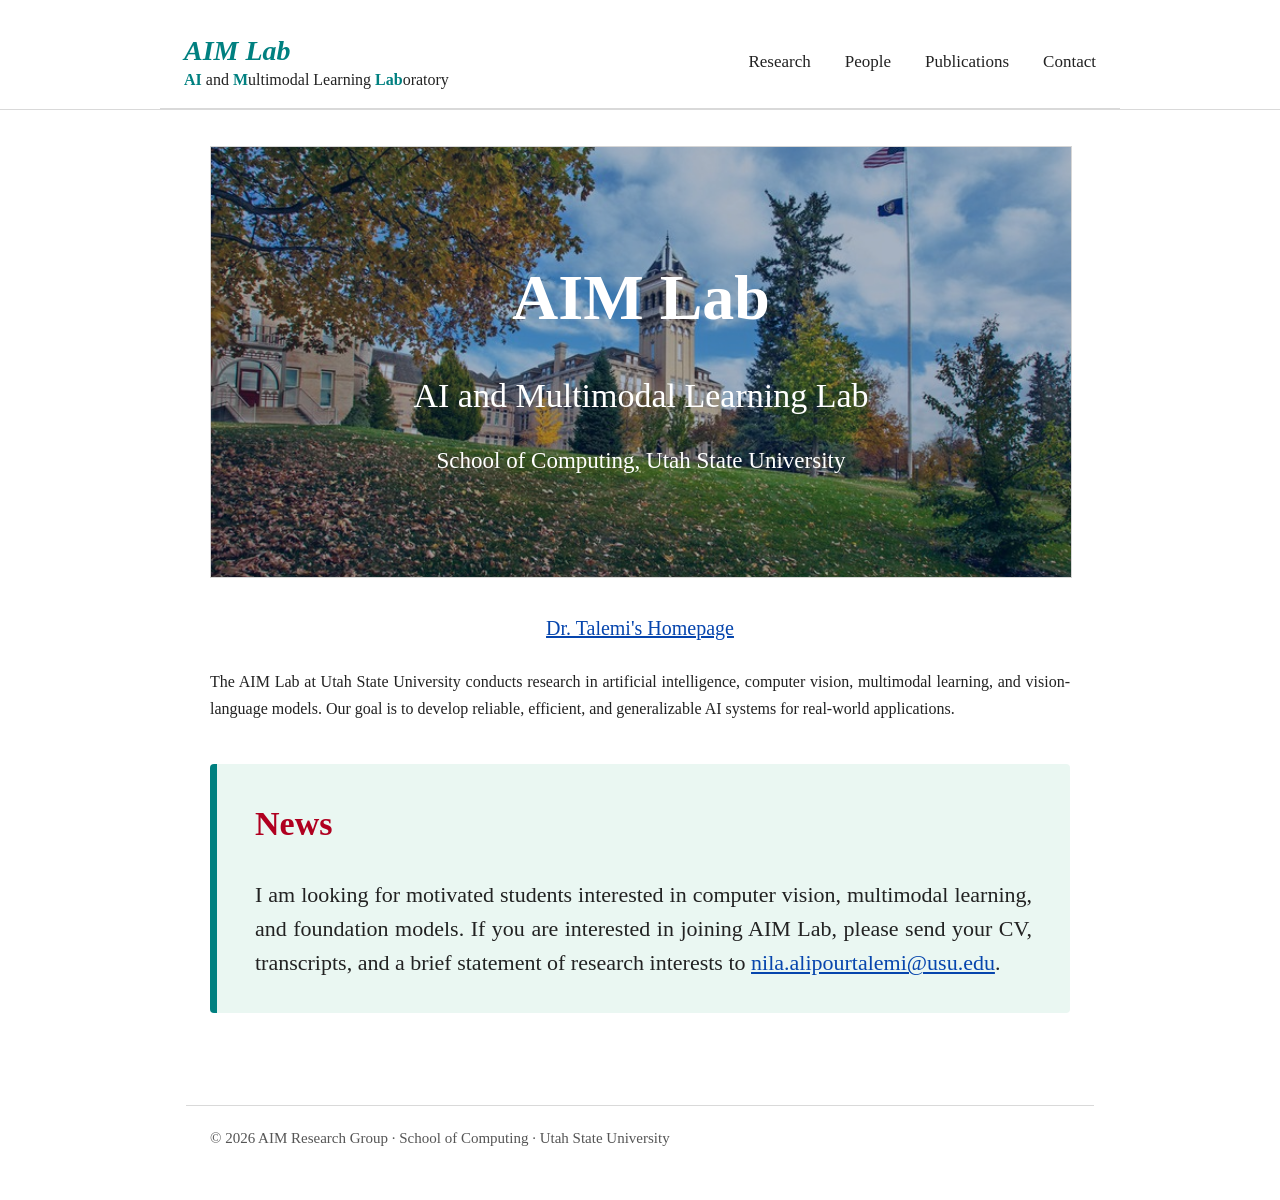
<file: index.html>
﻿<!DOCTYPE html>
<html lang="en">
<head>
  <meta charset="UTF-8">
  <meta name="viewport" content="width=device-width, initial-scale=1.0">
  <title>AIM Lab | Utah State University</title>
  <link rel="stylesheet" href="assets/css/style.css">
</head>
<body>

<div class="site-header-wrapper"><header class="site-header">
  <div class="header-title">
    <a href="index.html" class="lab-name">AIM Lab</a>
    <div class="lab-subtitle">
  <span class="green-text">AI</span> and <span class="green-text">M</span>ultimodal Learning <span class="green-text">Lab</span>oratory
</div>
  </div>

  <nav class="navbar">
    <a href="research.html">Research</a>
    <a href="people.html">People</a>
    <a href="publications.html">Publications</a>
    <a href="contact.html">Contact</a>
  </nav>
</header></div>

<main class="container">

<section class="hero-with-image">
  <img src="assets/images/lab-banner.jpg" alt="AIM Lab banner" class="hero-photo">

  <div class="hero-overlay"></div>

  <div class="hero-text">
    <h1>AIM Lab</h1>
    <h2>AI and Multimodal Learning Lab</h2>
    <p class="affiliation">School of Computing, Utah State University</p>
  </div>
</section>

<section>
  <p class="homepage-link">
    <a href="https://nilouap.github.io/" target="_blank">Dr. Talemi's Homepage</a>
  </p>

<p class="lab-description">
  The AIM Lab at Utah State University conducts research in artificial intelligence,
  computer vision, multimodal learning, and vision-language models. Our goal is to develop reliable, efficient, and generalizable AI systems for real-world applications.
</p>
</section>

  <section class="news-box">
  <h2>News</h2>


  <div class="news-entry">
    <p>
      I am looking for motivated students interested in computer vision, multimodal learning,
      and foundation models. If you are interested in joining AIM Lab, please send your CV, transcripts, and a brief statement
  of research interests to
  <a href="mailto:nila.alipourtalemi@usu.edu">nila.alipourtalemi@usu.edu</a>.
    </p>
  </div>
</section>

</main>

<footer>
  © 2026 AIM Research Group · School of Computing · Utah State University
</footer>

</body>
</html>
</file>
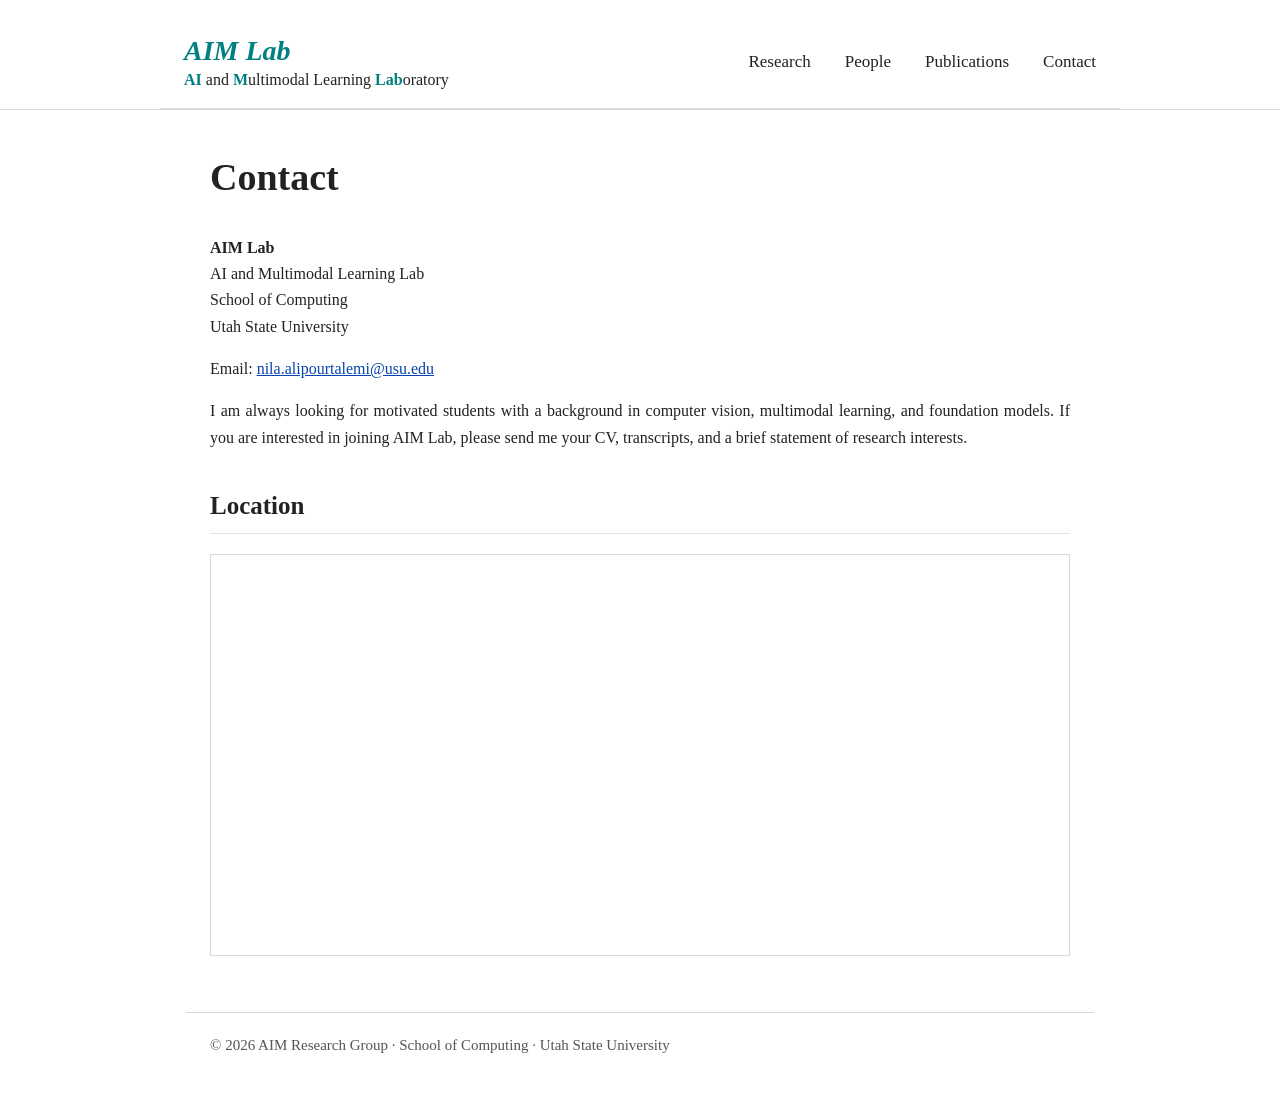
<file: contact.html>
﻿<!DOCTYPE html>
<html lang="en">
<head>
  <meta charset="UTF-8">
  <meta name="viewport" content="width=device-width, initial-scale=1.0">
  <title>Contact | AIM Lab</title>
  <link rel="stylesheet" href="assets/css/style.css">
</head>
<body>

<div class="site-header-wrapper"><header class="site-header">
  <div class="header-title">
    <a href="index.html" class="lab-name">AIM Lab</a>
    <div class="lab-subtitle">
  <span class="green-text">AI</span> and <span class="green-text">M</span>ultimodal Learning <span class="green-text">Lab</span>oratory
</div>
  </div>

  <nav class="navbar">
    <a href="research.html">Research</a>
    <a href="people.html">People</a>
    <a href="publications.html">Publications</a>
    <a href="contact.html">Contact</a>
  </nav>
</header></div>

<main class="container">
  <h1>Contact</h1>

  <p>
    <strong>AIM Lab</strong><br>
    AI and Multimodal Learning Lab<br>
    School of Computing<br>
    Utah State University
  </p>

  <p>
    Email:
    <a href="mailto:nila.alipourtalemi@usu.edu">nila.alipourtalemi@usu.edu</a>
  </p>

<p class="recruiting-text">
  I am always looking for motivated students with a background in computer vision,
  multimodal learning, and foundation models. If you are interested in joining AIM Lab,
  please send me your CV, transcripts, and a brief statement of research interests.
</p>

  <h2>Location</h2>

  <div class="map-container">
    <iframe
      src="https://www.google.com/maps?q=School%20of%20Computing%20Utah%20State%20University&output=embed"
      width="100%"
      height="400"
      style="border:0;"
      allowfullscreen=""
      loading="lazy"
      referrerpolicy="no-referrer-when-downgrade">
    </iframe>
  </div>
</main>

<footer>
  © 2026 AIM Research Group · School of Computing · Utah State University
</footer>

</body>
</html>
</file>
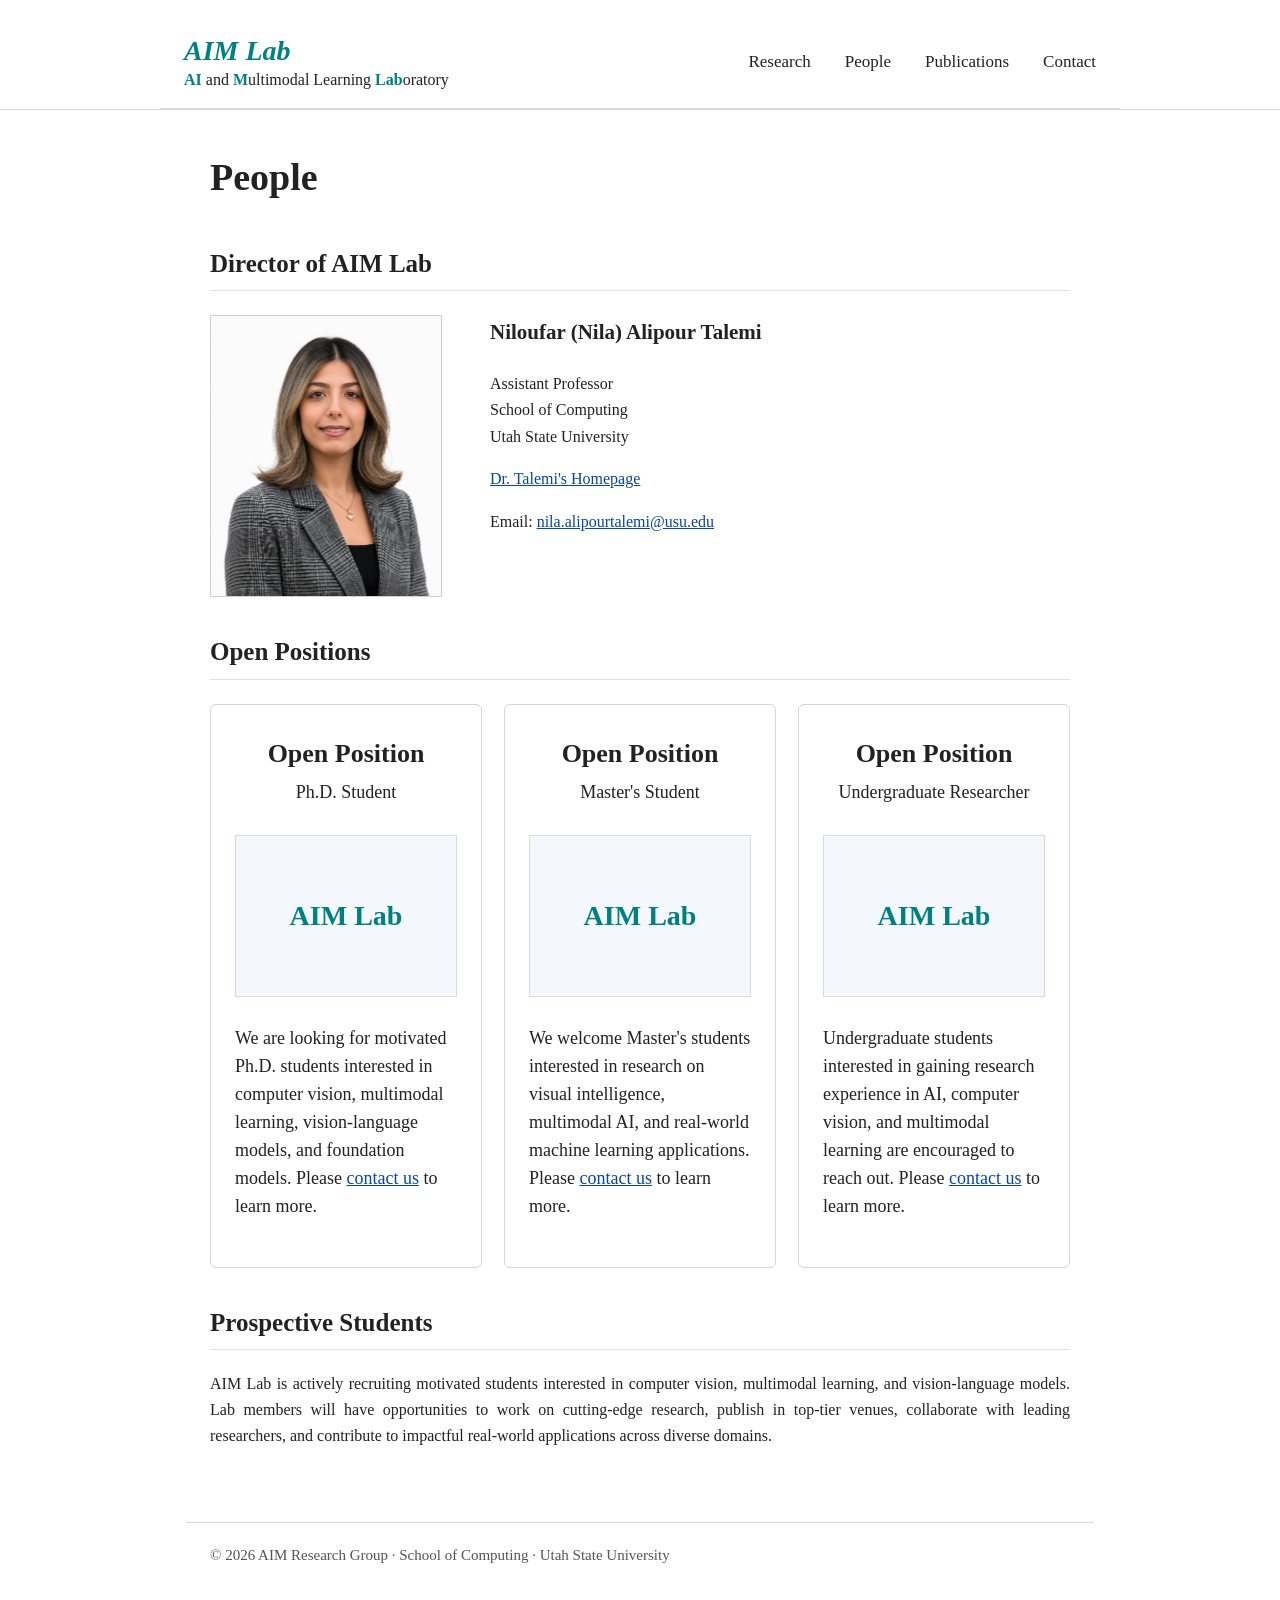
<file: people.html>
﻿<!DOCTYPE html>
<html lang="en">
<head>
  <meta charset="UTF-8">
  <meta name="viewport" content="width=device-width, initial-scale=1.0">
  <title>People | AIM Lab</title>
  <link rel="stylesheet" href="assets/css/style.css">
</head>
<body>

<div class="site-header-wrapper"><header class="site-header">
  <div class="header-title">
    <a href="index.html" class="lab-name">AIM Lab</a>
    <div class="lab-subtitle">
  <span class="green-text">AI</span> and <span class="green-text">M</span>ultimodal Learning <span class="green-text">Lab</span>oratory
</div>
  </div>

  <nav class="navbar">
    <a href="research.html">Research</a>
    <a href="people.html">People</a>
    <a href="publications.html">Publications</a>
    <a href="contact.html">Contact</a>
  </nav>
</header></div>

<main class="container">
  <h1>People</h1>

  <h2>Director of AIM Lab</h2>

 <div class="person">
  <img src="assets/images/pi.png" alt="Niloufar Alipour Talemi" class="person-photo">

  <div>
    <h3>Niloufar (Nila) Alipour Talemi</h3>
    <p>
      Assistant Professor<br>
      School of Computing<br>
      Utah State University
    </p>

    <p>
      <a href="https://nilouap.github.io/" target="_blank">Dr. Talemi's Homepage</a>
    </p>

    <p>
      Email: <a href="mailto:nila.alipourtalemi@usu.edu">nila.alipourtalemi@usu.edu</a>
    </p>
  </div>
</div>

 <h2>Open Positions</h2>

<div class="positions-grid">

  <div class="position-card">
    <h3>Open Position</h3>
    <p class="position-title">Ph.D. Student</p>

    <div class="position-image">
      <span>AIM Lab</span>
    </div>

    <p>
      We are looking for motivated Ph.D. students interested in computer vision,
      multimodal learning, vision-language models, and foundation models.
      Please <a href="contact.html">contact us</a> to learn more.
    </p>
  </div>

  <div class="position-card">
    <h3>Open Position</h3>
    <p class="position-title">Master's Student</p>

    <div class="position-image">
      <span>AIM Lab</span>
    </div>

    <p>
      We welcome Master's students interested in research on visual intelligence,
      multimodal AI, and real-world machine learning applications.
      Please <a href="contact.html">contact us</a> to learn more.
    </p>
  </div>

  <div class="position-card">
    <h3>Open Position</h3>
    <p class="position-title">Undergraduate Researcher</p>

    <div class="position-image">
      <span>AIM Lab</span>
    </div>

    <p>
      Undergraduate students interested in gaining research experience in AI,
      computer vision, and multimodal learning are encouraged to reach out.
      Please <a href="contact.html">contact us</a> to learn more.
    </p>
  </div>

</div>

  <h2>Prospective Students</h2>
  <p style="text-align: justify;">
   AIM Lab is actively recruiting motivated students interested in computer vision, multimodal learning, and vision-language models. Lab members will have opportunities to work on cutting-edge research, publish in top-tier venues, collaborate with leading researchers, and contribute to impactful real-world applications across diverse domains.
  </p>
</main>

<footer>
  © 2026 AIM Research Group · School of Computing · Utah State University
</footer>

</body>
</html>
</file>
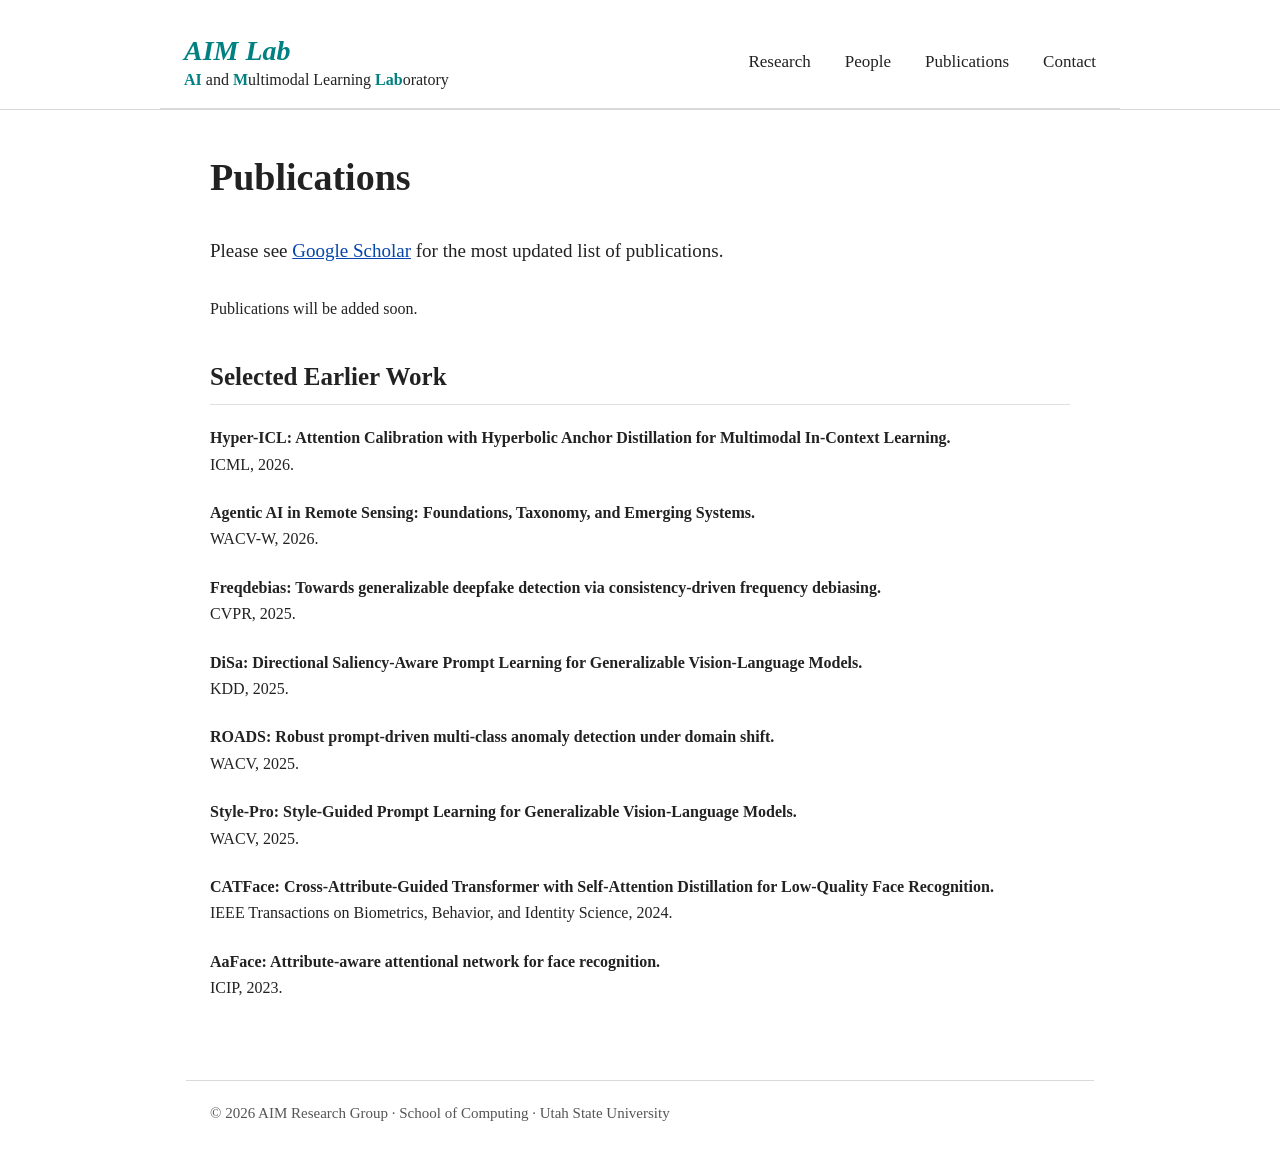
<file: publications.html>
﻿<!DOCTYPE html>
<html lang="en">
<head>
  <meta charset="UTF-8">
  <meta name="viewport" content="width=device-width, initial-scale=1.0">
  <title>Publications | AIM Lab</title>
  <link rel="stylesheet" href="assets/css/style.css">
</head>
<body>

<div class="site-header-wrapper"><header class="site-header">
  <div class="header-title">
    <a href="index.html" class="lab-name">AIM Lab</a>
    <div class="lab-subtitle">
  <span class="green-text">AI</span> and <span class="green-text">M</span>ultimodal Learning <span class="green-text">Lab</span>oratory
</div>
  </div>

  <nav class="navbar">
    <a href="research.html">Research</a>
    <a href="people.html">People</a>
    <a href="publications.html">Publications</a>
    <a href="contact.html">Contact</a>
  </nav>
</header></div>

<main class="container">
  <h1>Publications</h1>

  <p class="scholar-note">
    Please see <a href="https://scholar.google.com/citations?user=XpXf0A8AAAAJ&hl=en" target="_blank">Google Scholar</a>
    for the most updated list of publications.
  </p>

  <p>Publications will be added soon.</p>

  <h2>Selected Earlier Work</h2>

    <div class="publication">
    <strong>Hyper-ICL: Attention Calibration with Hyperbolic Anchor Distillation for Multimodal In-Context Learning.</strong><br>
    ICML, 2026.
  </div>

  <div class="publication">
    <strong>Agentic AI in Remote Sensing: Foundations, Taxonomy, and Emerging Systems.</strong><br>
    WACV-W, 2026.
  </div>

  <div class="publication">
    <strong>Freqdebias: Towards generalizable deepfake detection via consistency-driven frequency debiasing.</strong><br>
    CVPR, 2025.
  </div>

    <div class="publication">
    <strong>DiSa: Directional Saliency-Aware Prompt Learning for Generalizable Vision-Language Models.</strong><br>
    KDD, 2025.
  </div>

  <div class="publication">
    <strong>ROADS: Robust prompt-driven multi-class anomaly detection under domain shift.</strong><br>
    WACV, 2025.
  </div>

  <div class="publication">
    <strong>Style-Pro: Style-Guided Prompt Learning for Generalizable Vision-Language Models.</strong><br>
    WACV, 2025.
  </div>

  <div class="publication">
    <strong>CATFace: Cross-Attribute-Guided Transformer with Self-Attention Distillation for Low-Quality
Face Recognition.</strong><br>
    IEEE Transactions on Biometrics, Behavior, and Identity Science, 2024.
  </div>


   <div class="publication">
    <strong>AaFace: Attribute-aware attentional network for face recognition.</strong><br>
    ICIP, 2023.
  </div>



</main>

<footer>
  © 2026 AIM Research Group · School of Computing · Utah State University
</footer>

</body>
</html>
</file>
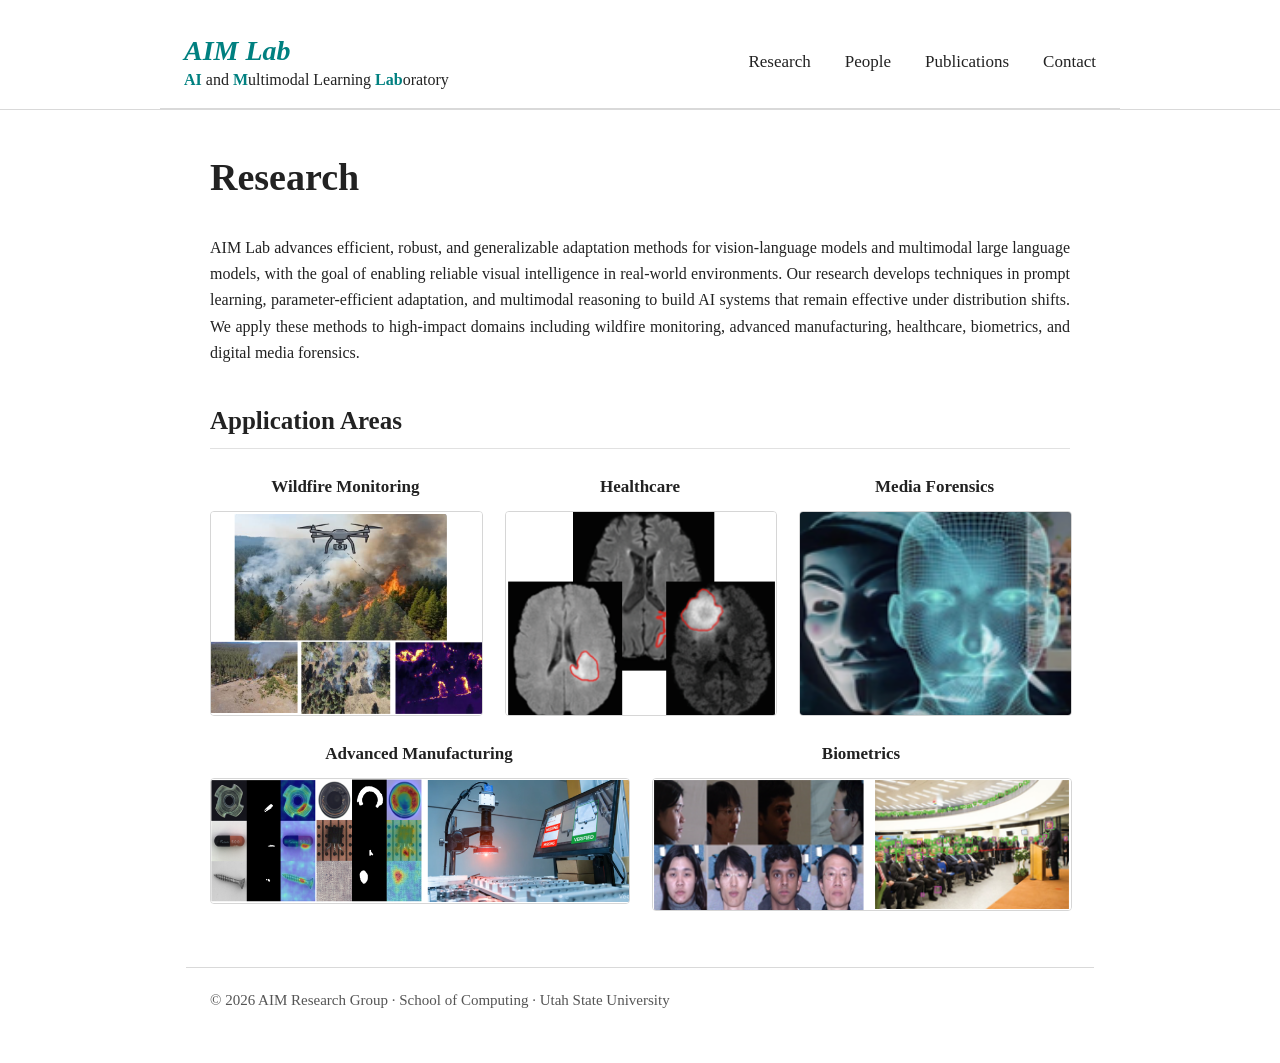
<file: research.html>
﻿<!DOCTYPE html>
<html lang="en">
<head>
  <meta charset="UTF-8">
  <meta name="viewport" content="width=device-width, initial-scale=1.0">
  <title>Research | AIM Lab</title>
  <link rel="stylesheet" href="assets/css/style.css">
</head>
<body>

<div class="site-header-wrapper"><header class="site-header">
  <div class="header-title">
    <a href="index.html" class="lab-name">AIM Lab</a>
    <div class="lab-subtitle">
  <span class="green-text">AI</span> and <span class="green-text">M</span>ultimodal Learning <span class="green-text">Lab</span>oratory
</div>
  </div>

  <nav class="navbar">
    <a href="research.html">Research</a>
    <a href="people.html">People</a>
    <a href="publications.html">Publications</a>
    <a href="contact.html">Contact</a>
  </nav>
</header></div>

<main class="container">
  <h1>Research</h1>

  <p style="text-align: justify;">
AIM Lab advances efficient, robust, and generalizable adaptation methods for vision-language models and multimodal large language models, with the goal of enabling reliable visual intelligence in real-world environments. Our research develops techniques in prompt learning, parameter-efficient adaptation, and multimodal reasoning to build AI systems that remain effective under distribution shifts. We apply these methods to high-impact domains including wildfire monitoring, advanced manufacturing, healthcare, biometrics, and digital media forensics.
  </p>

  <h2>Application Areas</h2>

  <div class="app-grid">
    <div class="app-card">
      <p class="app-label">Wildfire Monitoring</p>
      <img src="assets/images/WildFire.png" alt="Wildfire Monitoring">
    </div>
    <div class="app-card">
      <p class="app-label">Healthcare</p>
      <img src="assets/images/Medical.png" alt="Medical Imaging">
    </div>
    <div class="app-card">
      <p class="app-label">Media Forensics</p>
      <img src="assets/images/Media Forensic.png" alt="Media Forensics">
    </div>
    <div class="app-card">
      <p class="app-label">Advanced Manufacturing</p>
      <img src="assets/images/Advanced Manufacturing.png" alt="Advanced Manufacturing">
    </div>
    <div class="app-card">
      <p class="app-label">Biometrics</p>
      <img src="assets/images/Biometrics.png" alt="Biometrics">
    </div>
  </div>
</main>

<footer>
  © 2026 AIM Research Group · School of Computing · Utah State University
</footer>

</body>
</html>
</file>
<file: assets/css/style.css>
body {
  margin: 0;
  font-family: Georgia, "Times New Roman", serif;
  color: #222;
  background: #ffffff;
  line-height: 1.65;
  overflow-y: scroll;
}

/* Header */

.site-header-wrapper {
  position: sticky;
  top: 0;
  background: #ffffff;
  z-index: 100;
  border-bottom: 1px solid #d9d9d9;
}

.site-header {
  max-width: 960px;
  margin: 0 auto;
  padding: 34px 24px 18px 24px;
  display: flex;
  align-items: center;
  justify-content: space-between;
  border-bottom: none;
}

.header-title {
  margin: 0;
}

.lab-name {
  display: block;
  font-size: 28px;
  line-height: 1.2;
  color: #008080;
  text-decoration: none;
  font-weight: bold;
  font-style: italic;
}

.lab-subtitle {
  display: block;
  font-size: 16px;
  line-height: 1.3;
  color: #222;
  margin-top: 2px;
}

.navbar {
  display: flex;
  align-items: center;
  justify-content: flex-end;
  gap: 34px;
  text-align: right;
}

.navbar a {
  display: inline-block;
  font-size: 17px;
  line-height: 1.3;
  color: #222;
  text-decoration: none;
  margin: 0;
}

.navbar a:hover {
  text-decoration: underline;
}

/* General layout */

.container {
  max-width: 860px;
  margin: 0 auto;
  padding: 36px 24px;
}

h1 {
  font-size: 38px;
  margin-top: 0;
}

h2 {
  font-size: 25px;
  margin-top: 34px;
  border-bottom: 1px solid #e1e1e1;
  padding-bottom: 6px;
}

h3 {
  font-size: 21px;
  margin-top: 0;
}

a {
  color: #0645ad;
}

/* Homepage hero image */

.hero-with-image {
  position: relative;
  width: 100%;
  height: 430px;
  padding: 0;
  overflow: hidden;
  border: 1px solid #d6d6d6;
  background: none;
  margin-bottom: 34px;
}

.hero-with-image .hero-photo {
  position: absolute;
  inset: 0;
  width: 100%;
  height: 100%;
  object-fit: cover;
  display: block;
  margin: 0;
  border: none;
}

.hero-overlay {
  position: absolute;
  inset: 0;
  background: rgba(0, 35, 80, 0.35);
  z-index: 1;
}

.hero-with-image .hero-text {
  position: absolute;
  inset: 0;
  z-index: 2;
  display: flex;
  flex-direction: column;
  align-items: center;
  justify-content: center;
  text-align: center;
  color: white;
  padding: 40px;
}

.hero-with-image .hero-text h1 {
  font-size: 64px;
  color: white;
  margin: 0 0 18px 0;
}

.hero-with-image .hero-text h2 {
  font-size: 34px;
  color: white;
  font-weight: normal;
  margin: 0 0 18px 0;
  border-bottom: none;
  padding-bottom: 0;
}

.hero-with-image .affiliation {
  font-size: 23px;
  color: white;
  margin: 0;
}

/* Homepage text */

.homepage-link {
  text-align: center;
  font-size: 20px;
  margin-top: 24px;
  margin-bottom: 24px;
}

.lab-description {
  text-align: justify;
  text-justify: inter-word;
}

/* News box */

.news-box {
  background-color: #eaf7f2;
  border-left: 7px solid #008080;
  border-radius: 4px;
  padding: 32px 38px;
  margin-top: 42px;
  margin-bottom: 36px;
}

.news-box h2 {
  font-size: 34px;
  font-weight: bold;
  color: #b00020;
  margin-top: 0;
  margin-bottom: 26px;
  border-bottom: none;
  padding-bottom: 0;
}

.news-entry {
  margin-bottom: 22px;
}

.news-entry:last-child {
  margin-bottom: 0;
}

.news-entry h3 {
  font-size: 26px;
  font-weight: bold;
  margin: 0 0 8px 0;
}

.news-entry p {
  font-size: 22px;
  margin: 0;
  line-height: 1.55;
  text-align: justify;
  text-justify: inter-word;
}

/* People page */

.person {
  display: grid;
  grid-template-columns: 230px 1fr;
  column-gap: 50px;
  align-items: start;
  margin-top: 24px;
}

.person-photo {
  width: 230px;
  height: 280px;
  object-fit: cover;
  object-position: top center;
  border: 1px solid #cfcfcf;
  display: block;
}

.person h3 {
  margin-top: 0;
}

.photo-placeholder {
  width: 230px;
  height: 280px;
  border: 1px solid #cfcfcf;
  background: #f3f3f3;
  display: flex;
  align-items: center;
  justify-content: center;
  color: #777;
}

/* Open positions */

.positions-grid {
  display: grid;
  grid-template-columns: repeat(3, 1fr);
  gap: 22px;
  margin-top: 24px;
}

.position-card {
  border: 1px solid #d6d6d6;
  border-radius: 6px;
  padding: 28px 24px;
  text-align: center;
  background-color: #ffffff;
}

.position-card h3 {
  font-size: 26px;
  margin: 0;
}

.position-title {
  font-size: 21px;
  margin-top: 4px;
  margin-bottom: 28px;
  text-align: center;
  display: block;
  width: 100%;
}

.position-image {
  height: 160px;
  margin: 20px 0 28px 0;
  display: flex;
  align-items: center;
  justify-content: center;
  border: 1px solid #d9d9d9;
  background-color: #f4f7fb;
  color: #008080;
  font-size: 28px;
  font-weight: bold;
}

.position-card p {
  font-size: 18px;
  line-height: 1.55;
  text-align: left;
}

.position-card .position-title {
  text-align: center;
}

.recruiting-text {
  text-align: justify;
  text-justify: inter-word;
}

/* Publications */

.publication {
  margin-bottom: 22px;
}

.scholar-note {
  font-size: 19px;
  margin-bottom: 30px;
}

/* Contact map */

.map-container {
  margin-top: 20px;
  border: 1px solid #d9d9d9;
}

.map-container iframe {
  display: block;
  width: 100%;
}

/* Footer */

footer {
  max-width: 860px;
  margin: 20px auto 30px auto;
  padding: 20px 24px;
  border-top: 1px solid #d9d9d9;
  color: #555;
  font-size: 15px;
}

/* Responsive design */

@media screen and (max-width: 900px) {
  .positions-grid {
    grid-template-columns: 1fr;
  }
}

@media screen and (max-width: 700px) {
  .site-header {
    display: block;
  }

  .navbar {
    display: block;
    text-align: left;
    margin-top: 18px;
  }

  .navbar a {
    display: inline-block;
    margin: 8px 16px 8px 0;
  }

  .hero-with-image {
    height: 340px;
  }

  .hero-with-image .hero-text h1 {
    font-size: 42px;
  }

  .hero-with-image .hero-text h2 {
    font-size: 24px;
  }

  .hero-with-image .affiliation {
    font-size: 18px;
  }

  .news-box {
    padding: 24px 24px;
  }

  .news-box h2 {
    font-size: 30px;
  }

  .news-entry h3 {
    font-size: 23px;
  }

  .news-entry p {
    font-size: 19px;
  }

  .person {
    grid-template-columns: 1fr;
  }

  .person-photo {
    width: 230px;
    height: 280px;
  }
}

.site-header,
.site-header * {
  box-sizing: border-box;
}

.site-header {
  max-width: 960px !important;
  margin: 0 auto !important;
  padding: 34px 24px 18px 24px !important;
  border-bottom: 1px solid #d9d9d9 !important;
  display: flex !important;
  align-items: center !important;
  justify-content: space-between !important;
}

.header-title {
  margin: 0 !important;
  padding: 0 !important;
}

.lab-name {
  display: block !important;
  font-size: 28px !important;
  line-height: 1.2 !important;
  color: #008080 !important;
  text-decoration: none !important;
  font-weight: bold !important;
  font-style: italic !important;
}

.lab-subtitle {
  display: block !important;
  font-size: 16px !important;
  line-height: 1.3 !important;
  color: #222 !important;
  margin-top: 2px !important;
}

.navbar {
  display: flex !important;
  align-items: center !important;
  justify-content: flex-end !important;
  gap: 34px !important;
  text-align: right !important;
}

.navbar a {
  display: inline-block !important;
  font-size: 17px !important;
  line-height: 1.3 !important;
  color: #222 !important;
  text-decoration: none !important;
  margin: 0 !important;
  padding: 0 !important;
  font-weight: normal !important;
}

@media screen and (max-width: 700px) {
  .site-header {
    display: block !important;
  }

  .navbar {
    display: block !important;
    text-align: left !important;
    margin-top: 18px !important;
  }

  .navbar a {
    display: inline-block !important;
    margin: 8px 16px 8px 0 !important;
  }
}

/* Force consistent header size across all pages */

.site-header {
  max-width: 960px !important;
  margin: 0 auto !important;
  padding: 34px 24px 18px 24px !important;
  border-bottom: 1px solid #d9d9d9 !important;
  display: flex !important;
  align-items: center !important;
  justify-content: space-between !important;
}

.header-title {
  margin: 0 !important;
  padding: 0 !important;
}

.header-title .lab-name {
  display: block !important;
  font-size: 28px !important;
  line-height: 1.2 !important;
  color: #008080 !important;
  text-decoration: none !important;
  font-weight: bold !important;
}

.header-title .lab-subtitle {
  display: block !important;
  font-size: 16px !important;
  line-height: 1.3 !important;
  color: #222 !important;
  margin-top: 2px !important;
}

.site-header .navbar {
  display: flex !important;
  align-items: center !important;
  justify-content: flex-end !important;
  gap: 34px !important;
  text-align: right !important;
  margin: 0 !important;
  padding: 0 !important;
}

.site-header .navbar a {
  display: inline-block !important;
  font-size: 17px !important;
  line-height: 1.3 !important;
  color: #222 !important;
  text-decoration: none !important;
  margin: 0 !important;
  padding: 0 !important;
  font-weight: normal !important;
}

.green-text {
  color: #008080;
  font-weight: bold;
}

/* Research application areas grid */

.app-grid {
  display: grid;
  grid-template-columns: repeat(6, 1fr);
  gap: 24px;
  margin-top: 24px;
}

.app-card {
  grid-column: span 2;
  text-align: center;
}

.app-card:nth-child(4),
.app-card:nth-child(5) {
  grid-column: span 3;
}

.app-card:nth-child(4) img,
.app-card:nth-child(5) img {
  aspect-ratio: unset;
  height: auto;
  object-fit: fill;
}

.app-label {
  font-size: 17px;
  font-weight: bold;
  margin: 0 0 10px 0;
  color: #222;
}

.app-card img {
  width: 100%;
  aspect-ratio: 4 / 3;
  object-fit: cover;
  border: 1px solid #d6d6d6;
  border-radius: 4px;
  display: block;
}

@media screen and (max-width: 700px) {
  .app-grid {
    grid-template-columns: 1fr;
  }
}
</file>
